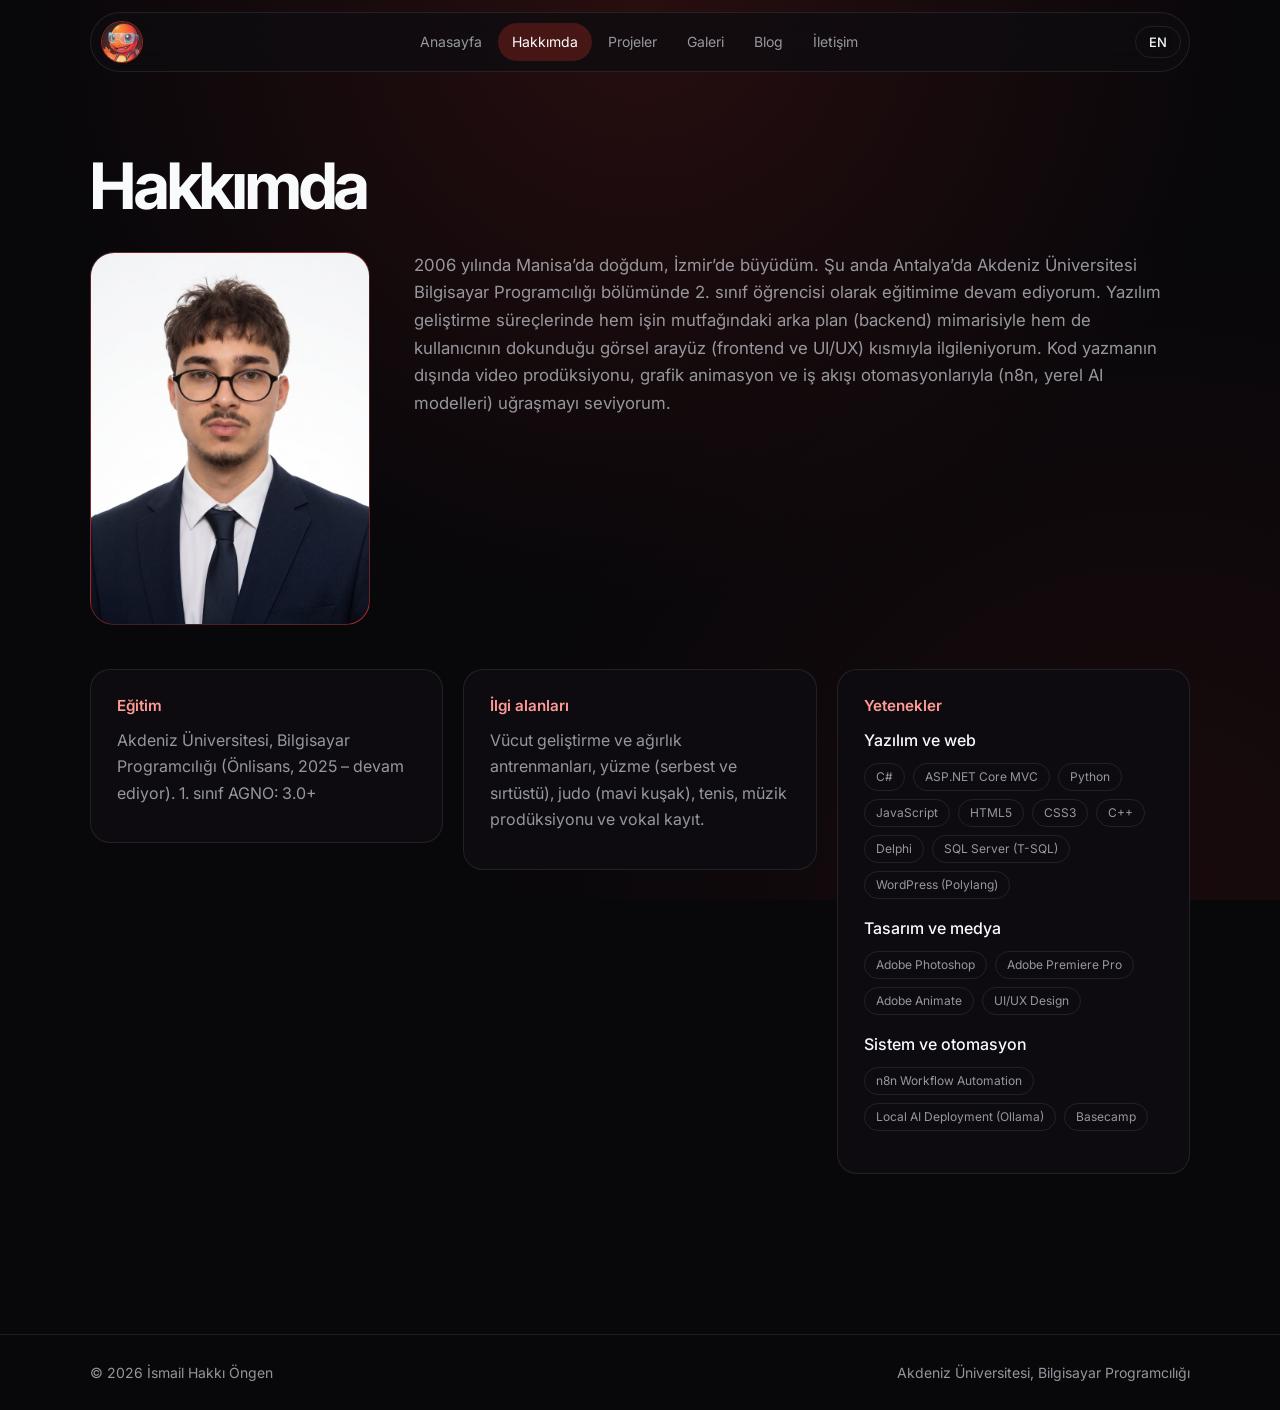
<file: about.html>
<!DOCTYPE html><html lang="tr"><head><meta charset="utf-8"><meta name="viewport" content="width=device-width,initial-scale=1"><title data-en="About | İsmail Hakkı Öngen">Hakkımda | İsmail Hakkı Öngen</title><link rel="preconnect" href="https://fonts.googleapis.com"><link rel="preconnect" href="https://fonts.gstatic.com" crossorigin><link href="https://fonts.googleapis.com/css2?family=Inter+Tight:wght@500;600;700&family=Inter:wght@400;500;600&display=swap" rel="stylesheet"><meta name="theme-color" content="#08070a"><meta name="description" content="İsmail Hakkı Öngen’in özgeçmişi, eğitimi, yetenekleri ve ilgi alanları."><link rel="icon" type="image/png" href="img/logo.png"><link rel="stylesheet" href="style.css"><script src="config.js" defer></script><script src="render.js" defer></script><script src="cms.js" defer></script><script src="app.js" defer></script></head><body>
<main><section class="head wrap"><h1 data-en="About me">Hakkımda</h1></section>
<section class="wrap"><div class="about">
<div class="ph photo"><img src="img/vesikalik.jpg" alt="İsmail Hakkı Öngen" onerror="this.remove()"></div>
<div><p class="txt" data-en="Born in Manisa in 2006 and raised in İzmir, I am currently a 2nd-year Computer Programming student at Akdeniz University in Antalya. In software development, I focus on both backend system architecture and the visual interfaces (frontend and UI/UX) that users interact with. Beyond coding, I enjoy working on video production, graphic animation, and workflow automation (n8n, local AI models).">2006 yılında Manisa’da doğdum, İzmir’de büyüdüm. Şu anda Antalya’da Akdeniz Üniversitesi Bilgisayar Programcılığı bölümünde 2. sınıf öğrencisi olarak eğitimime devam ediyorum. Yazılım geliştirme süreçlerinde hem işin mutfağındaki arka plan (backend) mimarisiyle hem de kullanıcının dokunduğu görsel arayüz (frontend ve UI/UX) kısmıyla ilgileniyorum. Kod yazmanın dışında video prodüksiyonu, grafik animasyon ve iş akışı otomasyonlarıyla (n8n, yerel AI modelleri) uğraşmayı seviyorum.</p></div></div>
<div class="two">
<div class="box"><h3 data-en="Education">Eğitim</h3><p data-en="Akdeniz University, Computer Programming (Associate Degree, 2025 to present). 1st year GPA: 3.0+">Akdeniz Üniversitesi, Bilgisayar Programcılığı (Önlisans, 2025 – devam ediyor). 1. sınıf AGNO: 3.0+</p></div>
<div class="box"><h3 data-en="Interests">İlgi alanları</h3><p data-en="Bodybuilding and resistance training, swimming (freestyle and backstroke), judo (blue belt), tennis, music production and vocal recording.">Vücut geliştirme ve ağırlık antrenmanları, yüzme (serbest ve sırtüstü), judo (mavi kuşak), tenis, müzik prodüksiyonu ve vokal kayıt.</p></div>
<div class="box"><h3 data-en="Skills">Yetenekler</h3>
<p><b data-en="Software and web">Yazılım ve web</b>C#, ASP.NET Core MVC, Python, JavaScript, HTML5, CSS3, C++, Delphi, SQL Server (T-SQL), WordPress (Polylang)</p>
<p><b data-en="Design and media">Tasarım ve medya</b>Adobe Photoshop, Adobe Premiere Pro, Adobe Animate, UI/UX Design</p>
<p><b data-en="Systems and automation">Sistem ve otomasyon</b>n8n Workflow Automation, Local AI Deployment (Ollama), Basecamp</p></div>
</div></section><div class="sec"></div></main></body></html>
</file>
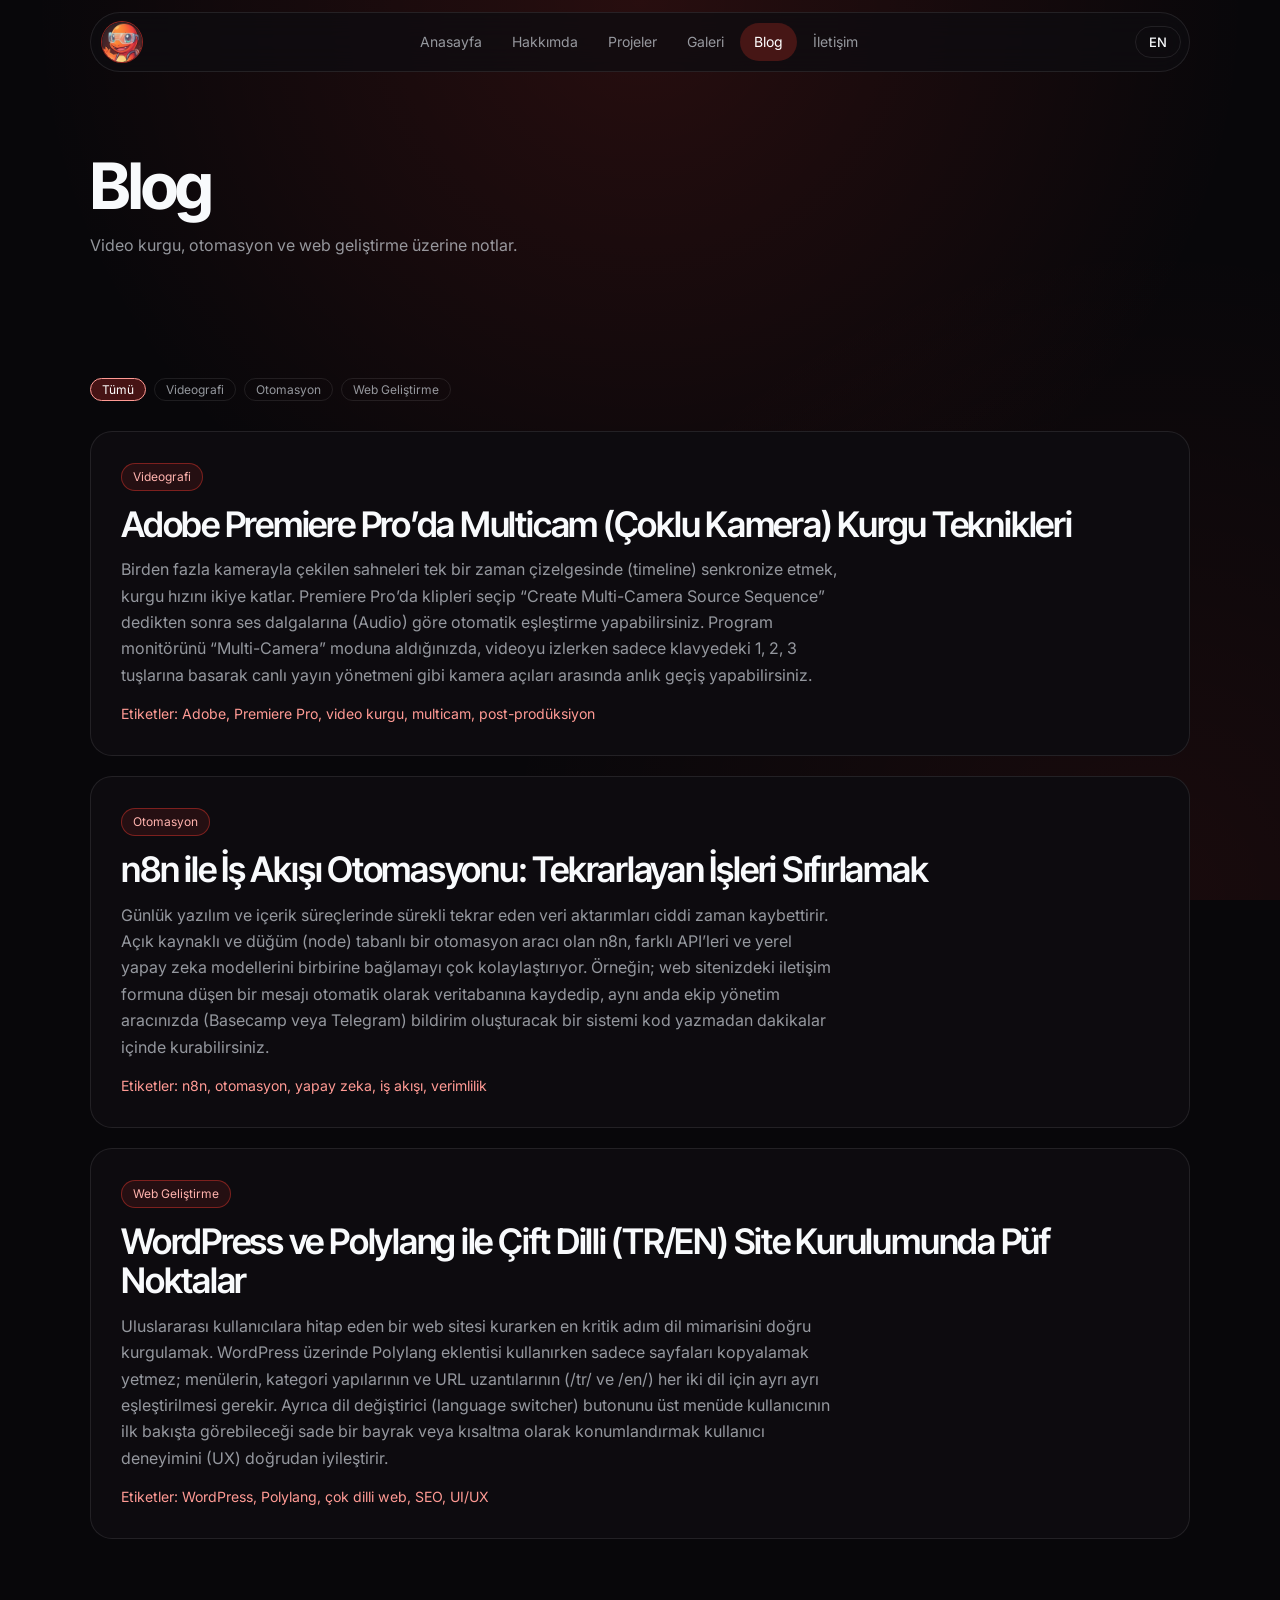
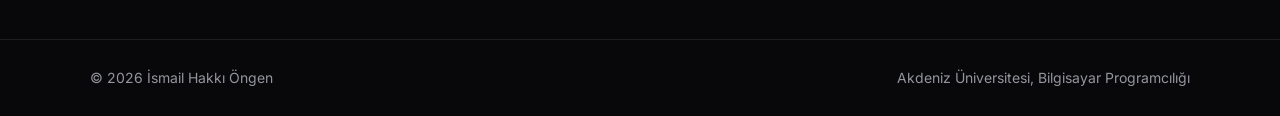
<file: blog.html>
<!DOCTYPE html><html lang="tr"><head><meta charset="utf-8"><meta name="viewport" content="width=device-width,initial-scale=1"><title data-en="Blog | İsmail Hakkı Öngen">Blog | İsmail Hakkı Öngen</title><link rel="preconnect" href="https://fonts.googleapis.com"><link rel="preconnect" href="https://fonts.gstatic.com" crossorigin><link href="https://fonts.googleapis.com/css2?family=Inter+Tight:wght@500;600;700&family=Inter:wght@400;500;600&display=swap" rel="stylesheet"><meta name="theme-color" content="#08070a"><meta name="description" content="Video kurgu, otomasyon ve web geliştirme üzerine yazılar."><link rel="icon" type="image/png" href="img/logo.png"><link rel="stylesheet" href="style.css"><script src="config.js" defer></script><script src="render.js" defer></script><script src="cms.js" defer></script><script src="app.js" defer></script></head><body>
<main><section class="head wrap"><h1>Blog</h1><p data-en="Notes on video editing, automation and web development.">Video kurgu, otomasyon ve web geliştirme üzerine notlar.</p></section>
<section class="sec wrap">
<div class="fl"><button class="tag f on" data-f="all" data-en="All">Tümü</button><div data-slot="FILTERS" style="display:contents"><button class="tag f" data-f="videography" data-en="Videography">Videografi</button><button class="tag f" data-f="automation" data-en="Automation">Otomasyon</button><button class="tag f" data-f="web-development" data-en="Web Development">Web Geliştirme</button></div></div>
<div data-slot="POSTS" style="display:contents"><article class="post" data-k="videography"><span class="tag c" data-en="Videography">Videografi</span>
<h2 data-en="Multicam Editing Techniques in Adobe Premiere Pro">Adobe Premiere Pro’da Multicam (Çoklu Kamera) Kurgu Teknikleri</h2><p style="white-space:pre-line" data-en="Synchronizing scenes shot with multiple cameras on a single timeline doubles your editing speed. In Premiere Pro, after selecting clips and clicking “Create Multi-Camera Source Sequence,” you can automatically sync them via audio waveforms. By switching the Program Monitor to “Multi-Camera” mode, you can switch between camera angles on the fly simply by pressing keys 1, 2, and 3 while playing the footage, just like a live broadcast director.">Birden fazla kamerayla çekilen sahneleri tek bir zaman çizelgesinde (timeline) senkronize etmek, kurgu hızını ikiye katlar. Premiere Pro’da klipleri seçip “Create Multi-Camera Source Sequence” dedikten sonra ses dalgalarına (Audio) göre otomatik eşleştirme yapabilirsiniz. Program monitörünü “Multi-Camera” moduna aldığınızda, videoyu izlerken sadece klavyedeki 1, 2, 3 tuşlarına basarak canlı yayın yönetmeni gibi kamera açıları arasında anlık geçiş yapabilirsiniz.</p><p class="tg" data-en="Tags: Adobe, Premiere Pro, video editing, multicam, post-production">Etiketler: Adobe, Premiere Pro, video kurgu, multicam, post-prodüksiyon</p></article>
<article class="post" data-k="automation"><span class="tag c" data-en="Automation">Otomasyon</span>
<h2 data-en="Workflow Automation with n8n: Eliminating Repetitive Tasks">n8n ile İş Akışı Otomasyonu: Tekrarlayan İşleri Sıfırlamak</h2><p style="white-space:pre-line" data-en="Repetitive data transfers in daily software and content workflows cause significant time loss. As an open-source, node-based automation tool, n8n makes it easy to connect different APIs and local AI models. For example, you can build a system in minutes without writing code that automatically saves a message from your website’s contact form to a database while simultaneously triggering a notification in your team management tool (like Basecamp or Telegram).">Günlük yazılım ve içerik süreçlerinde sürekli tekrar eden veri aktarımları ciddi zaman kaybettirir. Açık kaynaklı ve düğüm (node) tabanlı bir otomasyon aracı olan n8n, farklı API’leri ve yerel yapay zeka modellerini birbirine bağlamayı çok kolaylaştırıyor. Örneğin; web sitenizdeki iletişim formuna düşen bir mesajı otomatik olarak veritabanına kaydedip, aynı anda ekip yönetim aracınızda (Basecamp veya Telegram) bildirim oluşturacak bir sistemi kod yazmadan dakikalar içinde kurabilirsiniz.</p><p class="tg" data-en="Tags: n8n, automation, AI, workflow, productivity">Etiketler: n8n, otomasyon, yapay zeka, iş akışı, verimlilik</p></article>
<article class="post" data-k="web-development"><span class="tag c" data-en="Web Development">Web Geliştirme</span>
<h2 data-en="Tips for Building a Bilingual (TR/EN) Website with WordPress and Polylang">WordPress ve Polylang ile Çift Dilli (TR/EN) Site Kurulumunda Püf Noktalar</h2><p style="white-space:pre-line" data-en="When building a website for international users, structuring the language architecture properly is critical. Using the Polylang plugin on WordPress requires more than just duplicating pages; menus, category structures, and URL slugs (/tr/ and /en/) must be mapped individually for both languages. Additionally, placing a clean language switcher in the top navigation bar where users can spot it immediately directly improves the user experience (UX).">Uluslararası kullanıcılara hitap eden bir web sitesi kurarken en kritik adım dil mimarisini doğru kurgulamak. WordPress üzerinde Polylang eklentisi kullanırken sadece sayfaları kopyalamak yetmez; menülerin, kategori yapılarının ve URL uzantılarının (/tr/ ve /en/) her iki dil için ayrı ayrı eşleştirilmesi gerekir. Ayrıca dil değiştirici (language switcher) butonunu üst menüde kullanıcının ilk bakışta görebileceği sade bir bayrak veya kısaltma olarak konumlandırmak kullanıcı deneyimini (UX) doğrudan iyileştirir.</p><p class="tg" data-en="Tags: WordPress, Polylang, multilingual web, SEO, UI/UX">Etiketler: WordPress, Polylang, çok dilli web, SEO, UI/UX</p></article></div>
</section></main></body></html>
</file>
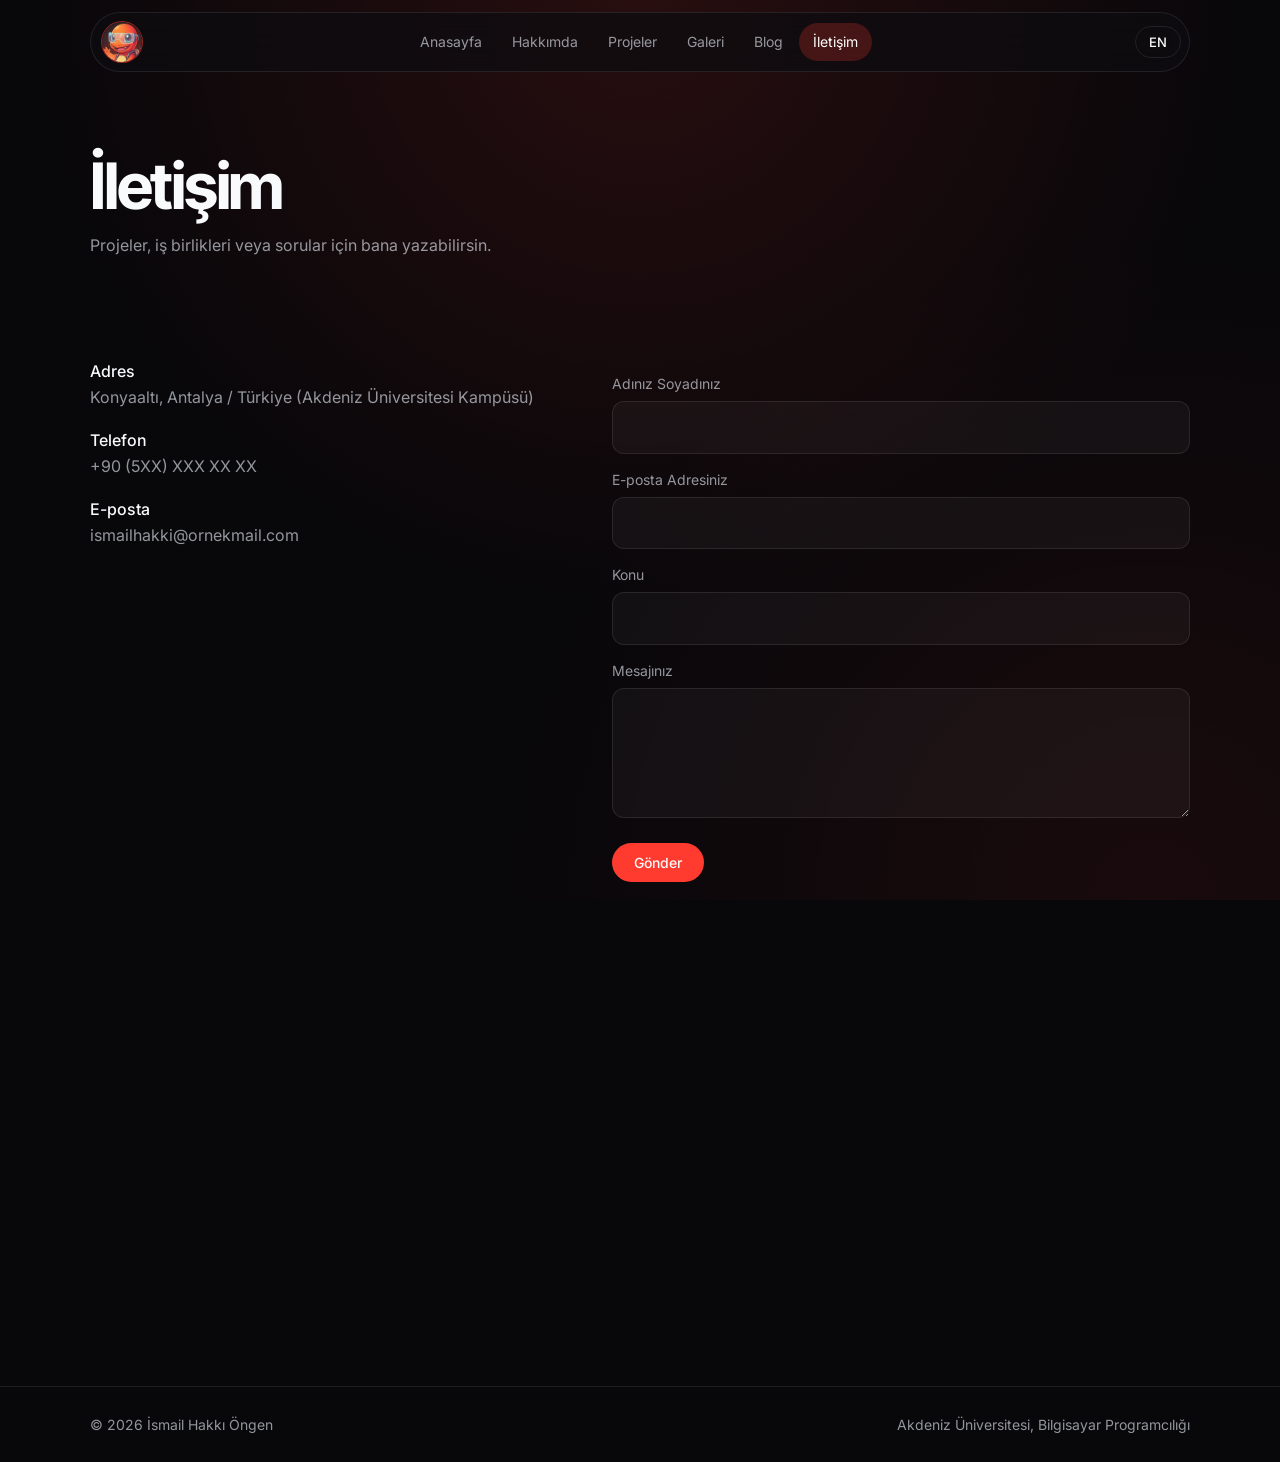
<file: contact.html>
<!DOCTYPE html><html lang="tr"><head><meta charset="utf-8"><meta name="viewport" content="width=device-width,initial-scale=1"><title data-en="Contact | İsmail Hakkı Öngen">İletişim | İsmail Hakkı Öngen</title><link rel="preconnect" href="https://fonts.googleapis.com"><link rel="preconnect" href="https://fonts.gstatic.com" crossorigin><link href="https://fonts.googleapis.com/css2?family=Inter+Tight:wght@500;600;700&family=Inter:wght@400;500;600&display=swap" rel="stylesheet"><meta name="theme-color" content="#08070a"><meta name="description" content="İletişim bilgileri, iletişim formu ve harita."><link rel="icon" type="image/png" href="img/logo.png"><link rel="stylesheet" href="style.css"><script src="config.js" defer></script><script src="render.js" defer></script><script src="cms.js" defer></script><script src="app.js" defer></script></head><body>
<main><section class="head wrap"><h1 data-en="Contact">İletişim</h1><p data-en="Write to me about projects, collaborations or questions.">Projeler, iş birlikleri veya sorular için bana yazabilirsin.</p></section>
<section class="sec wrap"><div class="cols">
<div class="info"><p><b data-en="Address">Adres</b><span data-site="addr" data-en="Konyaaltı, Antalya / Turkey (Akdeniz University Campus)">Konyaaltı, Antalya / Türkiye (Akdeniz Üniversitesi Kampüsü)</span></p><p><b data-en="Phone">Telefon</b><span data-site="phone" data-en="+90 (5XX) XXX XX XX">+90 (5XX) XXX XX XX</span></p><p><b data-en="Email">E-posta</b><a data-mail href="mailto:ismailhakki@ornekmail.com" data-site="email" data-en="ismailhakki@ornekmail.com">ismailhakki@ornekmail.com</a></p></div>
<form id="cf" data-mail="ismailhakki@ornekmail.com"><label for="n" data-en="Full Name">Adınız Soyadınız</label><input id="n" name="n" required autocomplete="name">
<label for="e" data-en="Email Address">E-posta Adresiniz</label><input id="e" name="e" type="email" required autocomplete="email">
<label for="s" data-en="Subject">Konu</label><input id="s" name="s" required>
<label for="m" data-en="Your Message">Mesajınız</label><textarea id="m" name="m" required></textarea>
<button class="btn p" type="submit" data-en="Send Message">Gönder</button><p class="status" id="st" role="status"></p></form></div>
<iframe title="Google Maps" loading="lazy" referrerpolicy="no-referrer-when-downgrade" src="https://maps.google.com/maps?q=Akdeniz%20%C3%9Cniversitesi%20Konyaalt%C4%B1%20Antalya&output=embed"></iframe>
</section></main></body></html>
</file>
<file: style.css>
:root{color-scheme:dark;--bg:#08070a;--panel:#0d0b0f;--line:rgba(255,255,255,.09);--mut:rgba(226,232,240,.64);--ink:#f8fafc;--ac:#ff9a94;--serif:'Inter Tight','Inter',system-ui,sans-serif}
*{box-sizing:border-box;margin:0}
html{scroll-behavior:smooth}
body{background:radial-gradient(circle at 50% 0,rgba(255,59,48,.13),transparent 55%),radial-gradient(circle at 90% 100%,rgba(255,59,48,.07),transparent 45%),var(--bg);background-attachment:fixed;color:var(--ink);font:16px/1.65 Inter,system-ui,sans-serif;-webkit-font-smoothing:antialiased;min-height:100vh;display:flex;flex-direction:column}
main{flex:1}a{color:inherit;text-decoration:none}
:focus-visible{outline:2px solid var(--ac);outline-offset:3px}
.wrap{width:min(1100px,100% - 40px);margin:0 auto}
header{position:fixed;top:calc(12px + env(safe-area-inset-top,0px));left:0;right:0;z-index:30}
.bar{position:relative;display:flex;align-items:center;justify-content:space-between;gap:10px;padding:8px 8px 8px 10px;border:1px solid var(--line);border-radius:99px;background:rgba(14,12,16,.75);backdrop-filter:blur(14px)}
.logo{width:42px;height:42px;border-radius:50%;overflow:hidden;display:block;flex:none;border:1px solid rgba(255,59,48,.55);background:#0d0b0f}.logo img{width:100%;height:100%;object-fit:cover;display:block}
nav{display:flex;gap:2px}
nav a{font-size:14px;padding:7px 14px;border-radius:99px;color:var(--mut)}
nav a:hover{color:#fff}nav a.on{background:rgba(255,59,48,.22);color:#fff}
.lang,.burger{font:500 13px Inter;border:1px solid var(--line);background:transparent;color:var(--ink);padding:7px 13px;border-radius:99px;cursor:pointer}
.lang:hover{border-color:var(--ac)}.burger{display:none}
h1,h2{font-family:var(--serif);font-weight:700;letter-spacing:-.035em;line-height:1.12}
h1{font-size:clamp(2.7rem,7vw,5rem)}h2{font-size:clamp(1.9rem,4vw,2.7rem);font-weight:600;margin-bottom:26px}
.grad{padding:.14em 0 .2em;background:linear-gradient(135deg,#fff 25%,#ff9a94 65%,#ff3b30);-webkit-background-clip:text;background-clip:text;color:transparent}
.hero{position:relative;min-height:100vh;min-height:100svh;display:flex;align-items:center;justify-content:center;text-align:center;overflow:hidden;padding:120px 20px 70px}
.cloak{position:absolute;inset:0;width:100%;height:100%;pointer-events:none;z-index:0}
.hero:before{content:'';position:absolute;inset:0;z-index:1;pointer-events:none;background:radial-gradient(ellipse 52% 46% at 50% 50%,rgba(8,7,10,.9),transparent)}
.hero .in{position:relative;z-index:2;max-width:800px}
.hero h1{margin-bottom:8px;line-height:1.16}
.lead{color:var(--mut);font-size:1.08rem;max-width:56ch;margin:0 auto 14px}.lead.k{color:var(--ink);font-size:1.25rem}
.acts{display:flex;gap:10px;justify-content:center;flex-wrap:wrap;margin-top:26px}
.btn{display:inline-block;padding:11px 22px;border-radius:99px;font:500 14px Inter;border:1px solid var(--line);background:rgba(255,255,255,.04);color:var(--ink);cursor:pointer}
.btn:hover{border-color:var(--ac)}.btn.p{background:#ff3b30;border:0}
.sec{padding:80px 0}.head{padding:150px 0 20px}.head h1{font-size:clamp(2.5rem,6vw,4rem);margin-bottom:10px}.head p{color:var(--mut);max-width:60ch}
.more{display:inline-block;margin-top:20px;color:var(--ac);border-bottom:1px solid rgba(255,154,148,.45)}
.txt{max-width:68ch;color:var(--mut);font-size:1.05rem}
.grid{display:grid;grid-template-columns:repeat(auto-fit,minmax(290px,1fr));gap:20px}
.card{display:block;background:var(--panel);border:1px solid var(--line);border-radius:20px;overflow:hidden;transition:border-color .2s}.card:hover{border-color:rgba(255,59,48,.45)}
.card .b{padding:20px 22px 24px}.card h3{font:600 1.05rem Inter;margin-bottom:6px}.card p{color:var(--mut);font-size:.95rem}
.ph{position:relative;aspect-ratio:16/10;background:linear-gradient(135deg,#2a0a0c,#5c0f12 60%,#a3161c);overflow:hidden}
.ph img{position:absolute;inset:0;width:100%;height:100%;object-fit:cover}
.tag{display:inline-block;font-size:12px;padding:3px 11px;border-radius:99px;border:1px solid var(--line);color:var(--mut);background:none}
.tag.c{color:#ffb3ae;border-color:rgba(255,59,48,.4);background:rgba(255,59,48,.1)}
.about{display:grid;grid-template-columns:280px 1fr;gap:44px;align-items:start}
.photo{aspect-ratio:3/4;border-radius:24px;border:1px solid var(--line)}
.two{display:grid;grid-template-columns:repeat(auto-fit,minmax(300px,1fr));gap:20px;margin-top:44px;align-items:start}
.box{background:var(--panel);border:1px solid var(--line);border-radius:20px;padding:26px}
.box h3{font:600 .95rem Inter;color:var(--ac);margin-bottom:12px}.box p{color:var(--mut);margin-bottom:10px}.box b{color:var(--ink);font-weight:500}
.gal{columns:3 260px;gap:18px}
.gal figure{margin:0 0 18px;break-inside:avoid;background:var(--panel);border:1px solid var(--line);border-radius:20px;overflow:hidden}
.gal .t{aspect-ratio:3/4}.gal figcaption{padding:14px 18px 18px;color:var(--mut);font-size:.95rem}
.fl{display:flex;flex-wrap:wrap;gap:8px;margin:20px 0 30px}.fl .tag{cursor:pointer;font-family:inherit}.fl .tag.on{background:rgba(255,59,48,.25);color:#fff;border-color:var(--ac)}
.post{background:var(--panel);border:1px solid var(--line);border-radius:22px;padding:30px;margin-bottom:20px}
.post h2{font-size:clamp(1.6rem,3.4vw,2.2rem);margin:14px 0 12px}.post p{color:var(--mut);max-width:72ch}.post .tg{margin-top:14px;font-size:.88rem;color:var(--ac)}
.cols{display:grid;grid-template-columns:1fr 1.2fr;gap:40px}
.info p{color:var(--mut);margin-bottom:16px}.info b{display:block;color:var(--ink);font-weight:500}
label{display:block;font-size:14px;color:var(--mut);margin:14px 0 6px}
input,textarea{width:100%;font:inherit;color:var(--ink);background:rgba(255,255,255,.04);border:1px solid var(--line);border-radius:12px;padding:12px 14px}
input:focus,textarea:focus{outline:0;border-color:var(--ac)}textarea{min-height:130px;resize:vertical}
form .btn{margin-top:18px}
iframe{width:100%;height:340px;border:0;border-radius:20px;margin-top:40px;filter:invert(.9) hue-rotate(180deg)}
footer{border-top:1px solid var(--line);padding:26px 0;color:var(--mut);font-size:14px}footer .wrap{display:flex;justify-content:space-between;gap:10px;flex-wrap:wrap}
.chips{display:flex;flex-wrap:wrap;gap:8px;margin-top:10px}.box .chips{margin-bottom:16px}
.note{margin-top:12px;font-size:13px;color:var(--mut)}
.gal figure{cursor:zoom-in}
@media(max-width:820px){nav{display:none;position:absolute;top:calc(100% + 8px);left:0;right:0;flex-direction:column;background:rgba(14,12,16,.97);border:1px solid var(--line);border-radius:20px;padding:10px}nav.o{display:flex}.burger{display:inline-block}.about,.cols{grid-template-columns:1fr}.photo{max-width:260px}.sec{padding:56px 0}}
@media(prefers-reduced-motion:reduce){html{scroll-behavior:auto}}

html{-webkit-text-size-adjust:100%}img{display:block}::selection{background:#ff3b30;color:#fff}
.logo{flex:none}
.skip{position:absolute;left:-9999px;top:8px;z-index:70}.skip:focus{left:12px;background:#ff3b30;color:#fff;padding:8px 16px;border-radius:99px}
a.card:hover{border-color:rgba(255,59,48,.5)}
.tags{display:flex;flex-wrap:wrap;gap:6px;margin-top:14px}
.lst a{display:flex;justify-content:space-between;align-items:center;gap:14px;padding:16px 4px;border-bottom:1px solid var(--line);font-size:1.05rem}
.lst a:first-child{border-top:1px solid var(--line)}.lst a:hover{color:var(--ac)}
.gal figure:has(img){cursor:zoom-in}
.lb{position:fixed;inset:0;z-index:60;background:rgba(8,7,10,.94);display:flex;flex-direction:column;align-items:center;justify-content:center;gap:14px;padding:24px;cursor:zoom-out}
.lb[hidden]{display:none}.lb img{max-width:100%;max-height:78vh;border-radius:16px}.lb p{color:var(--mut);max-width:60ch;text-align:center}
.status{color:var(--ac);margin-top:12px;min-height:1.6em;font-size:.95rem}
.err{text-align:center;padding:170px 20px 90px}.err h1{margin:8px 0 14px}.err p{color:var(--mut);margin-bottom:24px}
@media(max-width:700px){.hero:before{background:radial-gradient(ellipse 70% 34% at 50% 50%,rgba(8,7,10,.72),transparent)}.hero{padding:110px 18px 60px}}
</file>
